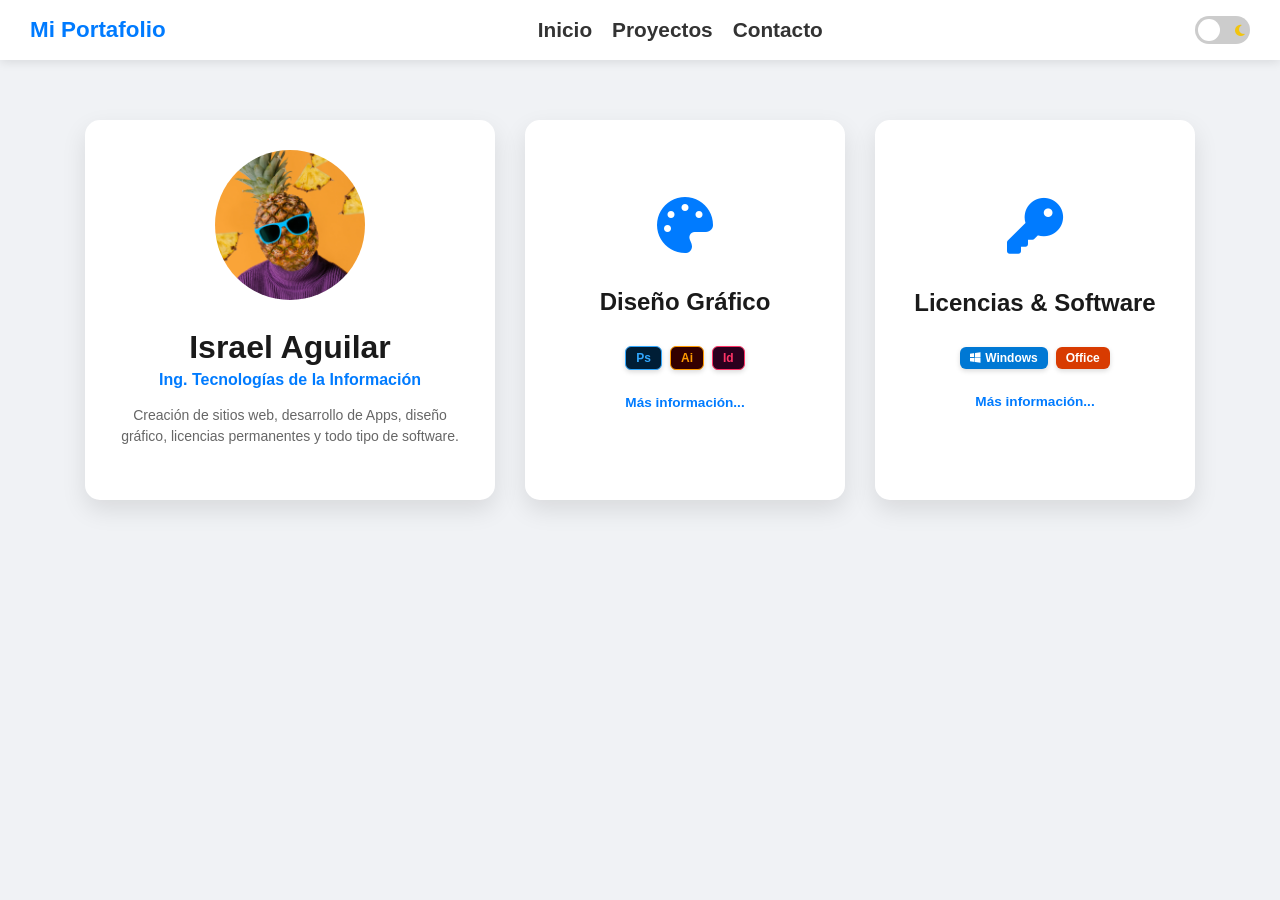
<file: index.html>
<!DOCTYPE html>
<html lang="es">
<head>
    <meta charset="UTF-8">
    <meta name="viewport" content="width=device-width, initial-scale=1.0">
    <title>Mi Tarjeta de Presentación</title>
    <link rel="stylesheet" href="estilos.css">
    <link rel="stylesheet" href="https://cdnjs.cloudflare.com/ajax/libs/font-awesome/6.4.0/css/all.min.css">
</head>
<body>

    <!-- Menú de Navegación -->
    <header class="navbar">
    <a href="index.html" class="logo">Mi Portafolio</a>
    <nav>
        <ul class="nav-links">
            <li><a href="index.html">Inicio</a></li>
            <li><a href="proyectos.html">Proyectos</a></li>
            <li><a href="contacto.html">Contacto</a></li>
        </ul>
    </nav>
    
    <!-- Interruptor deslizante de Modo Oscuro -->
    <div class="theme-switch-wrapper">
        <label class="theme-switch" for="checkbox-tema">
            <input type="checkbox" id="checkbox-tema" />
            <div class="slider round">
                <i class="fa-solid fa-sun icon-sun"></i>
                <i class="fa-solid fa-moon icon-moon"></i>
            </div>
        </label>
    </div>
</header>

    <!-- Contenido Principal -->
    <main class="contenedor-principal">
    <div class="malla-servicios">
        
        <!-- Tarjeta de Presentación Principal (Fija) -->
        <div class="tarjeta">
            <img src="yo.jpg" alt="Foto de perfil" class="foto">
            <h1>Israel Aguilar</h1>
            <p class="profesion">Ing. Tecnologías de la Información</p>
            <p class="bio">
                Creación de sitios web, desarrollo de Apps, diseño gráfico, licencias permanentes y todo tipo de software.
            </p>
        </div>

        <!-- TARJETA CON FLIP 1: Diseño Gráfico -->
        <div class="tarjeta-flip">
            <div class="tarjeta-flip-inner">
                <!-- Cara Frontal -->
                <div class="tarjeta-flip-frente">
                    <i class="fa-solid fa-palette icono-servicio"></i>
                    <h2>Diseño Gráfico</h2>
                    <div class="insignias-programas">
                        <span class="insignia ps">Ps</span>
                        <span class="insignia ai">Ai</span>
                        <span class="insignia id">Id</span>
                    </div>
                    <p class="subtexto-flip">Más información...</p>
                </div>
                <!-- Cara Trasera -->
                <div class="tarjeta-flip-atras">
                    <h3>Diseño Gráfico</h3>
                    <ul class="lista-servicios">
                        <li><i class="fa-solid fa-check"></i> Logos e identidad visual</li>
                        <li><i class="fa-solid fa-check"></i> Banners y publicidad digital</li>
                        <li><i class="fa-solid fa-check"></i> Invitaciones digitales de todo tipo</li>
                        <li><i class="fa-solid fa-check"></i> Rediseño de marca</li>
                        <li><i class="fa-solid fa-check"></i> Herramientas profesionales de diseño como Photoshop, Illustrator, etc.</li>
                    </ul>
                    <a href="contacto.html" class="btn-servicio">Cotizar</a>
                </div>
            </div>
        </div>

        <!-- TARJETA CON FLIP 2: Software y Licencias -->
        <div class="tarjeta-flip">
            <div class="tarjeta-flip-inner">
                <!-- Cara Frontal -->
                <div class="tarjeta-flip-frente">
                    <i class="fa-solid fa-key icono-servicio"></i>
                    <h2>Licencias & Software</h2>
                    <div class="insignias-programas">
                <span class="insignia win"><i class="fa-brands fa-windows"></i> Windows</span>
                <span class="insignia office">Office</span>
            </div>
                    <p class="subtexto-flip">Más información...</p>
                </div>
                <!-- Cara Trasera -->
                <div class="tarjeta-flip-atras">
                    <h3>Activación & Software</h3>
                    <ul class="lista-servicios">
                        <li><i class="fa-solid fa-check"></i> Licencias de Windows & Office de manera permanente</li>
                        <li><i class="fa-solid fa-check"></i> Mantenimiento y optimización de equipos</li>
                        <li><i class="fa-solid fa-check"></i> Instalación remota</li>
                    </ul>
                    <a href="contacto.html" class="btn-servicio">Consultar</a>
                </div>
            </div>
        </div>

    </div>
</main>

    <script src="script.js"></script>
</body>
</html>
</file>
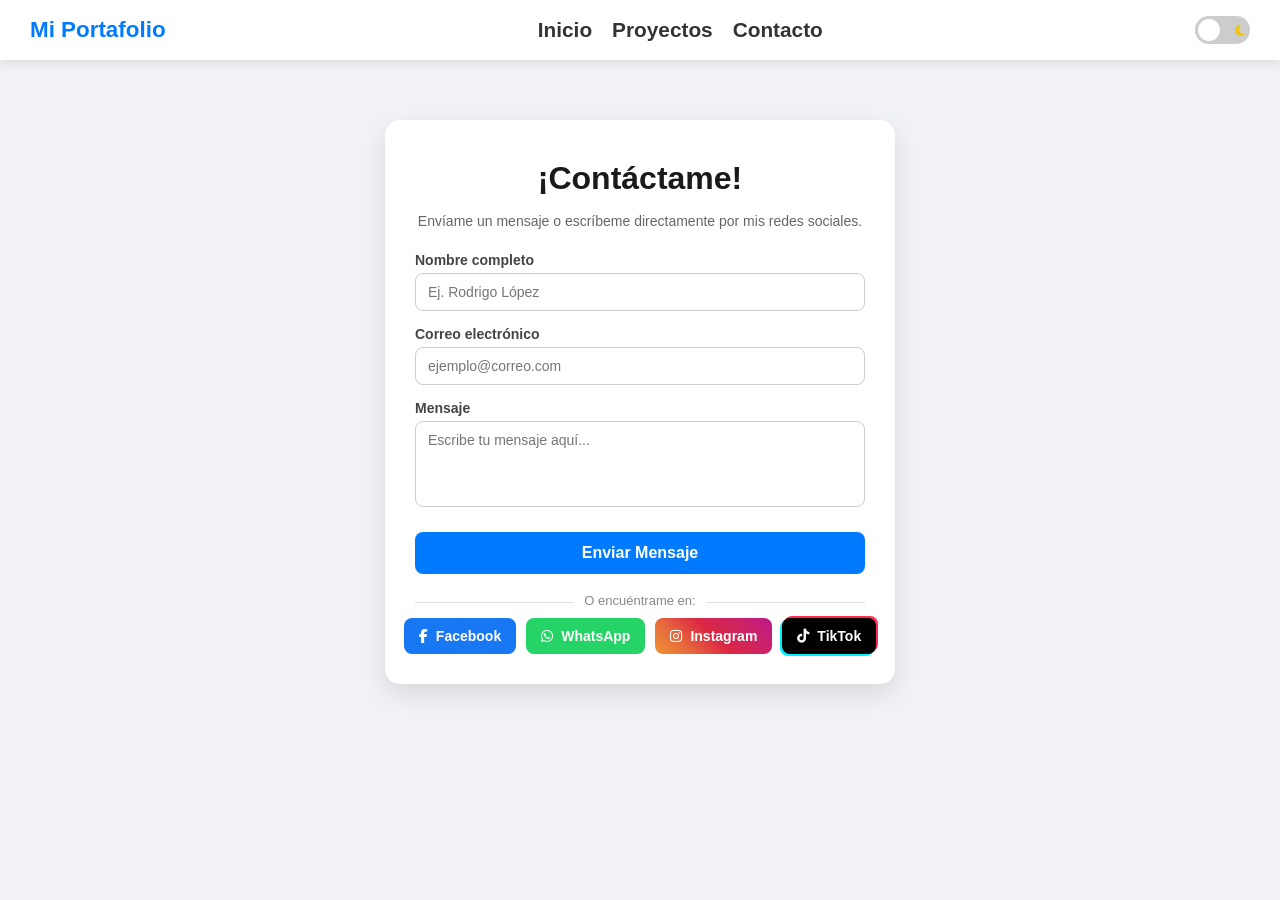
<file: contacto.html>
<!DOCTYPE html>
<html lang="es">
<head>
    <meta charset="UTF-8">
    <meta name="viewport" content="width=device-width, initial-scale=1.0">
    <title>Contacto</title>
    <link rel="stylesheet" href="estilos.css">
    
    <!-- Librería de íconos de Font Awesome para mostrar los logos de Facebook y WhatsApp -->
    <link rel="stylesheet" href="https://cdnjs.cloudflare.com/ajax/libs/font-awesome/6.4.0/css/all.min.css">
</head>
<body>

    <header class="navbar">
        <a href="index.html" class="logo">Mi Portafolio</a>
     <nav>
        <ul class="nav-links">
            <li><a href="index.html">Inicio</a></li>
            <li><a href="proyectos.html">Proyectos</a></li>
            <li><a href="contacto.html">Contacto</a></li>
        </ul>
    </nav>
    
    <!-- Interruptor deslizante de Modo Oscuro -->
    <div class="theme-switch-wrapper">
        <label class="theme-switch" for="checkbox-tema">
            <input type="checkbox" id="checkbox-tema" />
            <div class="slider round">
                <i class="fa-solid fa-sun icon-sun"></i>
                <i class="fa-solid fa-moon icon-moon"></i>
            </div>
        </label>
    </div>
    </header>

    <main class="contenedor-principal">
        <div class="tarjeta tarjeta-formulario">
            <h1>¡Contáctame!</h1>
            <p class="bio">Envíame un mensaje o escríbeme directamente por mis redes sociales.</p>
            
            <!-- Formulario de Contacto -->
            <form action="#" method="POST" class="formulario">
                <div class="campo">
                    <label for="nombre">Nombre completo</label>
                    <input type="text" id="nombre" name="nombre" placeholder="Ej. Rodrigo López" required>
                </div>

                <div class="campo">
                    <label for="email">Correo electrónico</label>
                    <input type="email" id="email" name="email" placeholder="ejemplo@correo.com" required>
                </div>

                <div class="campo">
                    <label for="mensaje">Mensaje</label>
                    <textarea id="mensaje" name="mensaje" rows="4" placeholder="Escribe tu mensaje aquí..." required></textarea>
                </div>

                <button type="submit" class="btn-enviar">Enviar Mensaje</button>
            </form>

            <!-- Separador visual -->
            <div class="separador">
                <span>O encuéntrame en:</span>
            </div>

            <!-- Botones de Redes Sociales -->
            <div class="redes-sociales">
                
                <a href="https://www.facebook.com/israel.aguilarjimenez.18/" target="_blank" class="btn-red facebook">
                    <i class="fa-brands fa-facebook-f"></i> Facebook
                </a>

                <a href="https://api.whatsapp.com/send?phone=529171283472&text=Hola%20Rael,%20vi%20tu%20sitio%20web" target="_blank" class="btn-red whatsapp">
                    <i class="fa-brands fa-whatsapp"></i> WhatsApp
                </a>
                <a href="https://www.instagram.com/raelaguilar16/" target="_blank" class="btn-red instagram">
                    <i class="fa-brands fa-instagram"></i> Instagram
                </a>
                <a href="https://www.tiktok.com/@israelaguilar073?is_from_webapp=1&sender_device=pc" target="_blank" class="btn-red tiktok">
                    <i class="fa-brands fa-tiktok"></i> TikTok
                </a>
            </div>

        </div>
    </main>
    <script src="script.js"></script>
</body>
</html>
</file>
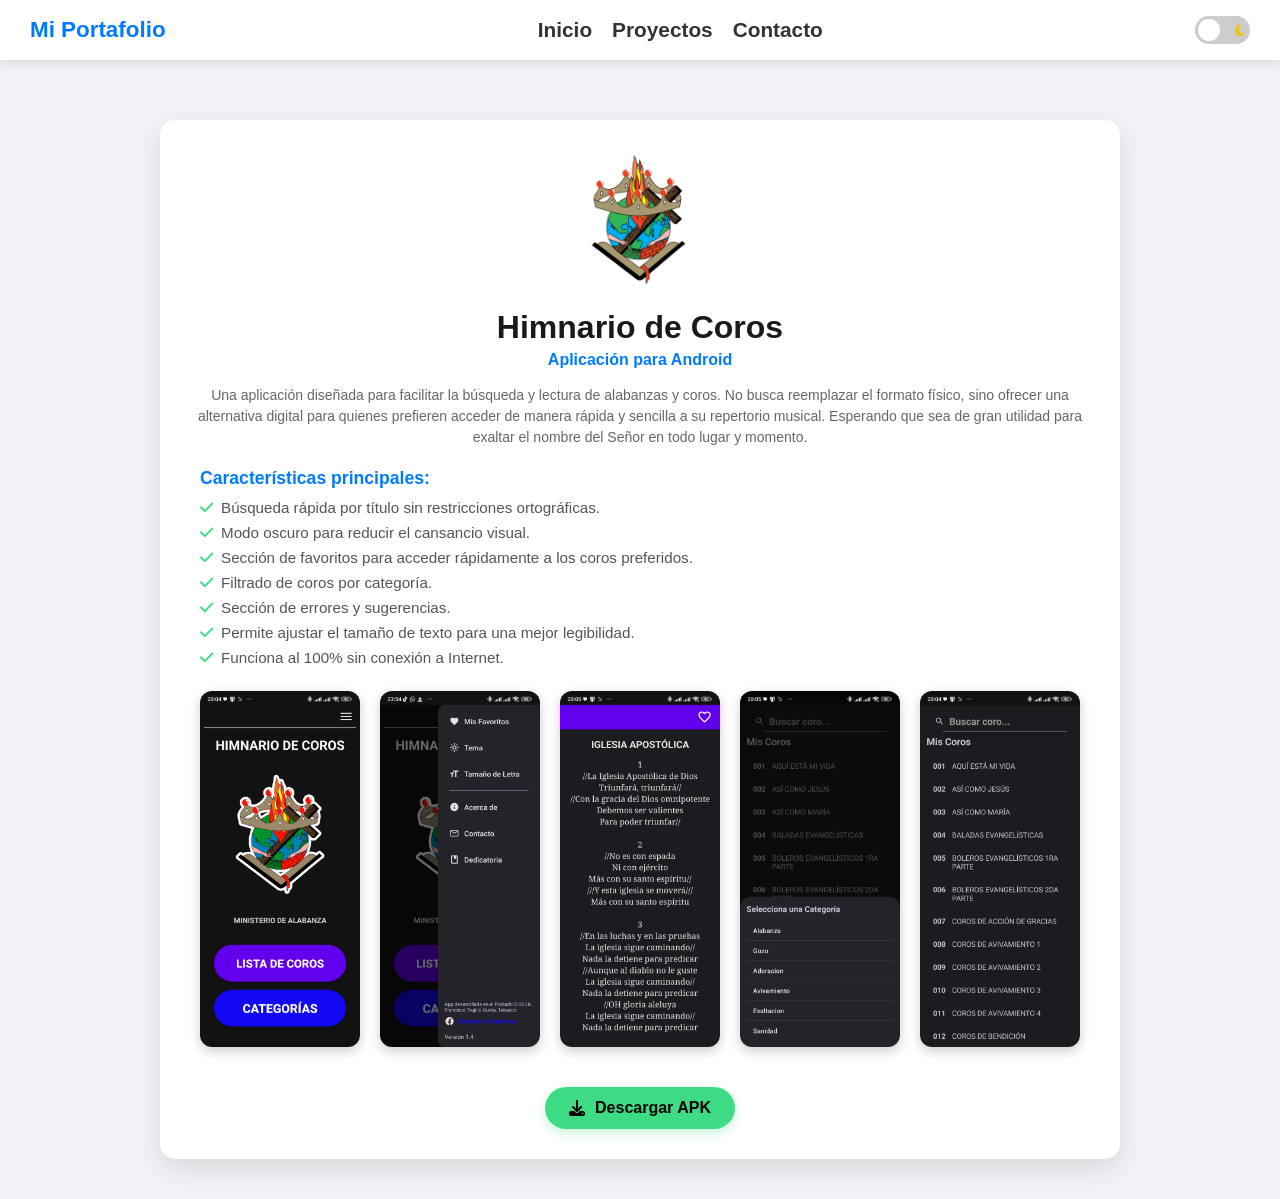
<file: proyectos.html>
<!DOCTYPE html>
<html lang="es">
<head>
    <meta charset="UTF-8">
    <meta name="viewport" content="width=device-width, initial-scale=1.0">
    <title>Mis Proyectos</title>
    <link rel="stylesheet" href="estilos.css">
    <link rel="stylesheet" href="https://cdnjs.cloudflare.com/ajax/libs/font-awesome/6.4.0/css/all.min.css">
</head>
<body>

    <header class="navbar">
    <a href="index.html" class="logo">Mi Portafolio</a>
        <nav>
        <ul class="nav-links">
            <li><a href="index.html">Inicio</a></li>
            <li><a href="proyectos.html">Proyectos</a></li>
            <li><a href="contacto.html">Contacto</a></li>
        </ul>
    </nav>
    
    <!-- Interruptor deslizante de Modo Oscuro -->
    <div class="theme-switch-wrapper">
        <label class="theme-switch" for="checkbox-tema">
            <input type="checkbox" id="checkbox-tema" />
            <div class="slider round">
                <i class="fa-solid fa-sun icon-sun"></i>
                <i class="fa-solid fa-moon icon-moon"></i>
            </div>
        </label>
    </div>
</header>

    <main class="contenedor-principal">
        <!-- Agregamos la clase tarjeta-ancha para ampliar la vista -->
        <div class="tarjeta tarjeta-proyecto tarjeta-ancha">
            <div class="contenedor-logo-protegido">
        <img src="img/logo-iglesia.png" alt="Logo de la Iglesia" class="logo-iglesia bloqueo-total">
    </div>
            
            <h1>Himnario de Coros</h1>
            <p class="profesion">Aplicación para Android</p>

            <p class="bio">
                Una aplicación diseñada para facilitar la búsqueda y lectura de alabanzas y coros. No busca reemplazar el formato físico, sino ofrecer una alternativa digital para quienes prefieren acceder de manera rápida y sencilla a su repertorio musical. Esperando que sea de gran utilidad para exaltar el nombre del Señor en todo lugar y momento.
            </p>
            <div class="detalles-app">
                <h3>Características principales:</h3>
                    <ul class="lista-caracteristicas">
                        <li><i class="fa-solid fa-check"></i> Búsqueda rápida por título sin restricciones ortográficas.</li>
                        <li><i class="fa-solid fa-check"></i> Modo oscuro para reducir el cansancio visual.</li>
                        <li><i class="fa-solid fa-check"></i> Sección de favoritos para acceder rápidamente a los coros preferidos.</li>
                        <li><i class="fa-solid fa-check"></i> Filtrado de coros por categoría.</li>
                        <li><i class="fa-solid fa-check"></i> Sección de errores y sugerencias.</li>
                        <li><i class="fa-solid fa-check"></i> Permite ajustar el tamaño de texto para una mejor legibilidad.</li>
                        <li><i class="fa-solid fa-check"></i> Funciona al 100% sin conexión a Internet.</li>
                    </ul>
            </div>

            <!-- Galería de capturas con función de clic -->
            <div class="galeria-app">
                <img src="captura1.jpg" alt="Captura 1" onclick="abrirModal(this.src)">
                <img src="captura5.jpg" alt="Captura 2" onclick="abrirModal(this.src)">
                <img src="captura3.jpg" alt="Captura 3" onclick="abrirModal(this.src)">
                <img src="captura4.jpg" alt="Captura 4" onclick="abrirModal(this.src)">
                <img src="captura2.jpg" alt="Captura 5" onclick="abrirModal(this.src)">
                <!-- Puedes agregar más imágenes cambiando la ruta -->
            </div>

            <a href="himnario-coros.apk" download class="btn-descargar">
                <i class="fa-solid fa-download"></i> Descargar APK
            </a>

            
        </div>
    </main>

    <!-- Modal / Visor de Capturas -->
<div id="modal-visor" class="modal">
    <span class="cerrar" id="btn-cerrar">&times;</span>
    
    <!-- Botón Anterior -->
    <button class="btn-carrusel ant" id="btn-ant" aria-label="Imagen anterior">
        <i class="fa-solid fa-chevron-left"></i>
    </button>

    <!-- Imagen ampliada -->
    <img class="modal-contenido" id="img-ampliada" alt="Captura ampliada">

    <!-- Botón Siguiente -->
    <button class="btn-carrusel sig" id="btn-sig" aria-label="Imagen siguiente">
        <i class="fa-solid fa-chevron-right"></i>
    </button>
</div>

    <script src="script.js"></script>
</body>
</html>
</file>
<file: estilos.css>
/* ==========================================
   1. CONFIGURACIÓN Y MENÚ DE NAVEGACIÓN
   ========================================== */

body {
    font-family: 'Segoe UI', Tahoma, Geneva, Verdana, sans-serif;
    background-color: #f0f2f5;
    margin: 0;
    padding-top: 80px; /* Espacio para la navbar fija */
    min-height: 100vh;
    box-sizing: border-box;
    transition: background-color 0.3s ease, color 0.3s ease;
}

.navbar {
    position: fixed;
    top: 0;
    left: 0;
    width: 100%;
    height: 60px;
    background-color: #ffffff;
    display: flex;
    justify-content: space-between;
    align-items: center;
    padding: 0 30px;
    box-sizing: border-box;
    box-shadow: 0 2px 10px rgba(0, 0, 0, 0.1);
    z-index: 1000;
    transition: background-color 0.3s ease;
}

.logo {
    font-weight: bold;
    font-size: 1.4rem;
    color: #007bff;
    text-decoration: none;
    transition: color 0.2s ease;
}
.logo:hover {
    color: #0056b3;
}

.nav-links {
    display: flex;
    list-style: none;
    margin: 0;
    padding: 0;
    gap: 20px;
}

.nav-links a {
    text-decoration: none;
    color: #333;
    font-weight: 600;
    font-size: 1.3rem;
    transition: color 0.2s ease;
}

.nav-links a:hover {
    color: #007bff;
}

/* Centrado del contenido principal */
.contenedor-principal {
    display: flex;
    justify-content: center;
    align-items: flex-start;
    padding-top: 40px;
    padding-bottom: 40px;
    width: 100%;
}

/* ==========================================
   2. ESTILOS DE TARJETAS Y ELEMENTOS BASE
   ========================================== */

.tarjeta {
    background-color: #ffffff;
    padding: 30px;
    border-radius: 15px;
    box-shadow: 0 10px 25px rgba(0, 0, 0, 0.1);
    text-align: center;
    max-width: 350px;
    transition: all 0.3s ease;
}

.foto {
    width: 150px;
    height: 150px;
    object-fit: cover;
    border-radius: 50%;
    margin-bottom: 15px;
}

h1 {
    margin: 10px 0 5px 0;
    color: #1a1a1a;
}

.profesion {
    color: #007bff;
    font-weight: bold;
    margin-top: 0;
}

.bio {
    color: #666;
    font-size: 14px;
    line-height: 1.5;
}

button {
    background-color: #007bff;
    color: white;
    border: none;
    padding: 10px 20px;
    border-radius: 20px;
    cursor: pointer;
    font-weight: bold;
    margin-top: 15px;
    transition: background-color 0.2s ease;
}

button:hover {
    background-color: #0056b3;
}

/* ==========================================
   3. FORMULARIO DE CONTACTO Y REDES SOCIALES
   ========================================== */

.tarjeta-formulario {
    max-width: 450px;
    text-align: left;
}

.tarjeta-formulario h1, 
.tarjeta-formulario .bio {
    text-align: center;
}

.formulario {
    display: flex;
    flex-direction: column;
    gap: 15px;
    margin-top: 20px;
}

.campo {
    display: flex;
    flex-direction: column;
    gap: 5px;
}

.campo label {
    font-size: 14px;
    font-weight: bold;
    color: #444;
}

.campo input, 
.campo textarea {
    width: 100%;
    padding: 10px 12px;
    border: 1px solid #ccc;
    border-radius: 8px;
    font-family: inherit;
    font-size: 14px;
    box-sizing: border-box;
    transition: border-color 0.2s, box-shadow 0.2s, background-color 0.3s;
    resize:none;
}

.campo input:focus, 
.campo textarea:focus {
    outline: none;
    border-color: #007bff;
    box-shadow: 0 0 5px rgba(0, 123, 255, 0.3);
}

.btn-enviar {
    background-color: #007bff;
    color: white;
    border: none;
    padding: 12px;
    border-radius: 8px;
    font-size: 16px;
    font-weight: bold;
    cursor: pointer;
    transition: background-color 0.2s ease;
    margin-top: 10px;
}

.btn-enviar:hover {
    background-color: #0056b3;
}

.separador {
    text-align: center;
    margin: 25px 0 15px 0;
    border-bottom: 1px solid #e0e0e0;
    line-height: 0.1em;
}

.separador span {
    background: #fff;
    padding: 0 10px;
    color: #888;
    font-size: 13px;
    transition: background 0.3s;
}

.redes-sociales {
    display: flex;
    gap: 10px;
    justify-content: center;
}

.btn-red {
    display: flex;
    align-items: center;
    justify-content: center;
    gap: 8px;
    flex: 1;
    padding: 10px 15px;
    border-radius: 8px;
    text-decoration: none;
    color: white;
    font-weight: bold;
    font-size: 14px;
    transition: transform 0.2s, opacity 0.2s;
}

.btn-red:hover {
    transform: translateY(-2px);
    opacity: 0.9;
}

.facebook { background-color: #1877f2; }
.whatsapp { background-color: #25d366; }
.instagram {
    background: linear-gradient(45deg, #f09433 0%, #e6683c 25%, #dc2743 50%, #cc2366 75%, #bc1888 100%);
}
.tiktok {
    background-color: #010101;
    color: #ffffff;
    box-shadow: -2px 2px 0px #00f2fe, 2px -2px 0px #fe2c55; /* Guiño a sus colores cian y rojo */
    transition: transform 0.2s, box-shadow 0.2s;
}

.tiktok:hover {
    /* Al pasar el cursor intensifica los bordes de color */
    box-shadow: -3px 3px 8px rgba(0, 242, 254, 0.6), 3px -3px 8px rgba(254, 44, 85, 0.6);
}

/* ==========================================
   4. SECCIÓN PROYECTOS Y GALERÍA
   ========================================== */

.tarjeta-proyecto {
    max-width: 420px;
}

.icono-app {
    font-size: 50px;
    color: #3ddc84;
    margin-bottom: 10px;
}

.btn-descargar {
    display: inline-flex;
    align-items: center;
    justify-content: center;
    gap: 10px;
    background-color: #3ddc84;
    color: #000000;
    text-decoration: none;
    font-weight: bold;
    padding: 12px 24px;
    border-radius: 30px;
    margin-top: 15px;
    box-shadow: 0 4px 12px rgba(61, 220, 132, 0.3);
    transition: transform 0.2s, background-color 0.2s;
}

.btn-descargar:hover {
    transform: translateY(-2px);
    background-color: #32be70;
}

.tarjeta-ancha {
    max-width: 900px;
    width: 90%;
}

.galeria-app {
    display: flex;
    justify-content: center;
    align-items: center;
    gap: 20px;
    margin: 25px 0;
    flex-wrap: wrap;
}

.galeria-app img {
    width: 160px;
    height: auto;
    border-radius: 12px;
    box-shadow: 0 4px 12px rgba(0, 0, 0, 0.2);
    cursor: pointer;
    transition: transform 0.2s ease, box-shadow 0.2s ease;
}

.galeria-app img:hover {
    transform: scale(1.05);
    box-shadow: 0 8px 20px rgba(0, 0, 0, 0.3);
}

.modal {
    display: none;
    position: fixed;
    z-index: 2000;
    top: 0;
    left: 0;
    width: 100%;
    height: 100%;
    background-color: rgba(0, 0, 0, 0.85);
    justify-content: center;
    align-items: center;
    backdrop-filter: blur(5px);
}

.modal-contenido {
    max-width: 90%;
    max-height: 85vh;
    border-radius: 10px;
    box-shadow: 0 0 20px rgba(255, 255, 255, 0.2);
    animation: zoom 0.3s ease;
}

@keyframes zoom {
    from { transform: scale(0.7); opacity: 0; }
    to { transform: scale(1); opacity: 1; }
}

.cerrar {
    position: absolute;
    top: 20px;
    right: 35px;
    color: #ffffff;
    font-size: 40px;
    font-weight: bold;
    cursor: pointer;
    transition: color 0.2s;
}

.cerrar:hover {
    color: #3ddc84;
}
/* Botones de navegación del visor (Carrusel) */
.btn-carrusel {
    position: absolute;
    top: 50%;
    transform: translateY(-50%);
    background-color: rgba(0, 0, 0, 0.6);
    color: #ffffff;
    border: none;
    font-size: 1.8rem;
    padding: 15px 18px;
    cursor: pointer;
    border-radius: 50%;
    transition: background-color 0.2s, transform 0.2s;
    z-index: 2100;
}

.btn-carrusel:hover {
    background-color: rgba(61, 220, 132, 0.8); /* Fondo verde estilo Android al hacer hover */
    color: #000000;
    transform: translateY(-50%) scale(1.1);
}

.btn-carrusel.ant {
    left: 20px;
}

.btn-carrusel.sig {
    right: 20px;
}

/* Ajustes para pantallas pequeñas en móviles */
@media (max-width: 600px) {
    .btn-carrusel {
        font-size: 1.2rem;
        padding: 10px 13px;
    }
    
    .btn-carrusel.ant { left: 10px; }
    .btn-carrusel.sig { right: 10px; }
}

/* ==========================================
   5. INTERRUPTOR DESLIZANTE (TOGGLE SWITCH)
   ========================================== */

.theme-switch-wrapper {
    display: flex;
    align-items: center;
}

.theme-switch {
    display: inline-block;
    height: 28px;
    position: relative;
    width: 55px;
}

.theme-switch input {
    display: none;
}

.slider {
    background-color: #ccc;
    bottom: 0;
    cursor: pointer;
    left: 0;
    position: absolute;
    right: 0;
    top: 0;
    transition: .4s;
    display: flex;
    align-items: center;
    justify-content: space-between;
    padding: 0 5px;
}

.slider.round {
    border-radius: 34px;
}

.slider.round:before {
    background-color: #fff;
    bottom: 3px;
    content: "";
    height: 22px;
    left: 3px;
    position: absolute;
    transition: .4s;
    width: 22px;
    border-radius: 50%;
    z-index: 2;
}

.icon-sun {
    color: #f39c12;
    font-size: 13px;
}

.icon-moon {
    color: #f1c40f;
    font-size: 13px;
}

input:checked + .slider {
    background-color: #374151;
}

input:checked + .slider:before {
    transform: translateX(27px);
}

/* ==========================================
   6. ESTILOS COMPLETOS DE MODO OSCURO
   ========================================== */

body.oscuro {
    background-color: #121212;
    color: #ffffff;
}

body.oscuro .navbar {
    background-color: #1e1e1e;
    box-shadow: 0 2px 10px rgba(255, 255, 255, 0.05);
}

body.oscuro .nav-links a {
    color: #ffffff;
}
body.oscuro .nav-links a:hover {
    color: #60a5fa;
}

body.oscuro .logo {
    color: #60a5fa;
}
body.oscuro .logo:hover {
    color: #93c5fd;
}

/* Tarjetas en Modo Oscuro */
body.oscuro .tarjeta,
body.oscuro .tarjeta-proyecto,
body.oscuro .tarjeta-formulario {
    background-color: #1e1e1e;
    color: #ffffff;
    box-shadow: 0 10px 25px rgba(255, 255, 255, 0.05);
}

body.oscuro h1, 
body.oscuro h2, 
body.oscuro h3 {
    color: #ffffff;
}

body.oscuro .bio,
body.oscuro p {
    color: #aaaaaa;
}

/* Formulario en Modo Oscuro (Corrección de clases) */
body.oscuro .campo label {
    color: #dddddd;
}

body.oscuro .campo input, 
body.oscuro .campo textarea {
    background-color: #2b2b2b;
    border-color: #444444;
    color: #ffffff;
}

body.oscuro .campo input::placeholder,
body.oscuro .campo textarea::placeholder {
    color: #888888;
}

body.oscuro .separador span {
    background: #1e1e1e;
    color: #aaaaaa;
}

body.oscuro .separador {
    border-bottom: 1px solid #333333;
}
/* ==========================================
   7. ADAPTACIÓN PARA MÓVILES (RESPONSIVE)
   ========================================== */

@media (max-width: 600px) {
    .navbar {
        padding: 0 12px; /* Reducimos los márgenes laterales de la barra */
        height: 65px;    /* Le damos un poco más de altura para que respire */
    }

    .logo {
        font-size: 1.1rem; /* Reducimos ligeramente el logo en celulares */
    }

    .nav-links {
        gap: 10px; /* Reducimos el espacio entre Inicio, Proyectos y Contacto */
    }

    .nav-links a {
        font-size: 1rem; /* Un tamaño de letra cómodo pero compacto */
    }

    /* Ajustamos el tamaño del Switch en pantallas pequeñas */
    .theme-switch {
        width: 45px;
        height: 24px;
    }

    .slider.round:before {
        height: 18px;
        width: 18px;
        bottom: 3px;
        left: 3px;
    }

    input:checked + .slider:before {
        transform: translateX(21px); /* Ajuste del desplazamiento para el tamaño pequeño */
    }

    .icon-sun, 
    .icon-moon {
        font-size: 10px; /* Íconos un poco más pequeños */
    }
    .redes-sociales {
        flex-wrap: wrap; 
    }
    .btn-red {
        flex: 1 1 40%; /* Cada botón ocupará aproximadamente la mitad del ancho */
    }
}
/* ==========================================
   8. MODAL DE AVISO PARA EL FORMULARIO
   ========================================== */

.modal-aviso-overlay {
    position: fixed;
    top: 0;
    left: 0;
    width: 100%;
    height: 100%;
    background-color: rgba(0, 0, 0, 0.6);
    backdrop-filter: blur(4px);
    display: flex;
    justify-content: center;
    align-items: center;
    z-index: 3000;
    animation: fadeIn 0.2s ease-in-out;
}

.modal-aviso-contenido {
    background-color: #ffffff;
    padding: 30px;
    border-radius: 15px;
    max-width: 400px;
    width: 85%;
    text-align: center;
    box-shadow: 0 10px 25px rgba(0, 0, 0, 0.2);
    animation: scaleUp 0.2s ease-in-out;
}

.icono-aviso {
    font-size: 2.5rem;
    color: #f39c12; /* Color amarillo de advertencia */
    margin-bottom: 15px;
}

.modal-aviso-contenido h2 {
    margin: 0 0 10px 0;
    font-size: 1.3rem;
}

.modal-aviso-contenido p {
    color: #666;
    font-size: 0.95rem;
    line-height: 1.5;
    margin-bottom: 20px;
}

.modal-aviso-contenido button {
    margin-top: 0;
    width: 100%;
}

/* Modificaciones para Modo Oscuro */
body.oscuro .modal-aviso-contenido {
    background-color: #1e1e1e;
    color: #ffffff;
}

body.oscuro .modal-aviso-contenido p {
    color: #aaaaaa;
}

/* Animaciones suaves de entrada */
@keyframes fadeIn {
    from { opacity: 0; }
    to { opacity: 1; }
}

@keyframes scaleUp {
    from { transform: scale(0.8); }
    to { transform: scale(1); }
}
/* --- ESTILOS PARA LA DESCRIPCIÓN DE PROYECTOS --- */

.detalles-app {
    text-align: left;
    margin: 20px 0;
    padding: 0 10px;
}

.detalles-app h3, 
.info-tecnica h3 {
    font-size: 1.1rem;
    color: #007bff;
    margin-bottom: 10px;
}

body.oscuro .detalles-app h3,
body.oscuro .info-tecnica h3 {
    color: #60a5fa;
}

.lista-caracteristicas {
    list-style: none;
    padding: 0;
    margin: 0;
}

.lista-caracteristicas li {
    font-size: 0.95rem;
    color: #555;
    margin-bottom: 8px;
    display: flex;
    align-items: center;
    gap: 8px;
}

.lista-caracteristicas li i {
    color: #3ddc84; /* Verde Android para los íconos de check */
}

body.oscuro .lista-caracteristicas li {
    color: #cccccc;
}
/* ==========================================
   9. GRID Y TARJETAS FLIP (EFECTO DE VOLTEO)
   ========================================== */

.malla-servicios {
    display: flex;
    flex-wrap: wrap;
    justify-content: center;
    gap: 30px;
    max-width: 1200px;
    width: 90%;
    margin: 0 auto;
}

/* Estructura del Flip Card */
.tarjeta-flip {
    background-color: transparent;
    width: 320px;
    height: 380px;
    perspective: 1000px; /* Sensación de profundidad 3D */
    touch-action: manipulation;
    cursor: pointer;
    
    /* Evita que el texto e imágenes se resalten en azul al tocar en móviles */
    -webkit-user-select: none; /* Safari y Chrome en iOS/Android */
    user-select: none;         /* Estándar */
    -webkit-tap-highlight-color: transparent;
}

.tarjeta-flip-inner {
    position: relative;
    width: 100%;
    height: 100%;
    text-align: center;
    transition: transform 0.6s cubic-bezier(0.4, 0, 0.2, 1);
    transform-style: preserve-3d;
}

/* Giro mediante JavaScript (funciona en móviles y PCs) */
.tarjeta-flip.volteada .tarjeta-flip-inner {
    transform: rotateY(180deg);
}

/* Giro por paso de cursor SOLO en computadoras con mouse */
@media (hover: hover) and (pointer: fine) {
    .tarjeta-flip:hover .tarjeta-flip-inner {
        transform: rotateY(180deg);
    }
}

/* Estilos compartidos por ambas caras */
.tarjeta-flip-frente, 
.tarjeta-flip-atras {
    position: absolute;
    width: 100%;
    height: 100%;
    -webkit-backface-visibility: hidden;
    backface-visibility: hidden;
    border-radius: 15px;
    padding: 25px;
    box-sizing: border-box;
    display: flex;
    flex-direction: column;
    justify-content: center;
    align-items: center;
    box-shadow: 0 10px 25px rgba(0, 0, 0, 0.1);
    background-color: #ffffff;
    transition: background-color 0.3s, color 0.3s;
}

/* Cara Frontal */
.tarjeta-flip-frente {
    color: #1a1a1a;
}

.icono-servicio {
    font-size: 3.5rem;
    color: #007bff;
    margin-bottom: 15px;
}

.subtexto-flip {
    font-size: 0.85rem;
    color: #007bff;
    font-weight: 600;
    margin-top: 15px;
}

/* Cara Trasera (Girada 180 grados por defecto) */
.tarjeta-flip-atras {
    transform: rotateY(180deg);
    color: #1a1a1a;
}

.lista-servicios {
    list-style: none;
    padding: 0;
    margin: 15px 0;
    text-align: left;
    width: 100%;
}

.lista-servicios li {
    font-size: 0.9rem;
    color: #555;
    margin-bottom: 8px;
    display: flex;
    align-items: center;
    gap: 8px;
}

.lista-servicios li i {
    color: #25d366;
}

.btn-servicio {
    display: inline-block;
    background-color: #007bff;
    color: #ffffff;
    text-decoration: none;
    padding: 10px 20px;
    border-radius: 20px;
    font-weight: bold;
    font-size: 0.9rem;
    margin-top: 10px;
    transition: background-color 0.2s;
}

.btn-servicio:hover {
    background-color: #0056b3;
}

/* MODO OSCURO PARA TARJETAS FLIP */
body.oscuro .tarjeta-flip-frente,
body.oscuro .tarjeta-flip-atras {
    background-color: #1e1e1e;
    color: #ffffff;
    box-shadow: 0 10px 25px rgba(255, 255, 255, 0.05);
}

body.oscuro .tarjeta-flip-frente h2,
body.oscuro .tarjeta-flip-atras h3 {
    color: #ffffff;
}

body.oscuro .icono-servicio,
body.oscuro .subtexto-flip {
    color: #60a5fa;
}

body.oscuro .lista-servicios li {
    color: #dddddd;
}
/* --- INSIGNIAS Y MINILOGOS PARA LAS TARJETAS --- */

.insignias-programas {
    display: flex;
    gap: 8px;
    margin: 10px 0;
    flex-wrap: wrap;
    justify-content: center;
}

.insignia {
    font-size: 0.75rem;
    font-weight: bold;
    padding: 4px 10px;
    border-radius: 6px;
    color: #ffffff;
    display: inline-flex;
    align-items: center;
    gap: 4px;
    box-shadow: 0 2px 5px rgba(0, 0, 0, 0.15);
}

/* Colores representativos de la suite Adobe */
.insignia.ps {
    background-color: #001e36;
    color: #31a8ff;
    border: 1px solid #31a8ff;
}

.insignia.ai {
    background-color: #330000;
    color: #ff9a00;
    border: 1px solid #ff9a00;
}

.insignia.id {
    background-color: #2c001e;
    color: #ff3366;
    border: 1px solid #ff3366;
}

/* Colores para Microsoft Windows & Office */
.insignia.win {
    background-color: #0078d4;
    color: #ffffff;
}

.insignia.office {
    background-color: #d83b01; /* Naranja/Rojo corporativo de Microsoft Office */
    color: #ffffff;
}
.tarjeta-flip {
    background-color: transparent;
    width: 320px;
    height: 380px;
    perspective: 1000px;
    touch-action: manipulation; /* <--- Elimina el retardo táctil en celulares */
    cursor: pointer;
}
/* --- Estilos para el Logo Protegido --- */

.contenedor-logo-protegido {
    display: flex;
    justify-content: center;
    margin-bottom: 20px; /* Espacio debajo del logo */
    -webkit-user-select: none;  /* Desactivar selección Chrome/Safari */
    -moz-user-select: none;     /* Desactivar selección Firefox */
    -ms-user-select: none;      /* Desactivar selección IE/Edge */
    user-select: none;          /* Desactivar selección estándar */
}

.logo-iglesia {
    width: 130px; /* Ajusta el tamaño que prefieras */
    height: auto;
    display: block;
    -webkit-user-drag: none;
    -khtml-user-drag: none;
    -moz-user-drag: none;
    -o-user-drag: none;
    -user-drag: none;
    -webkit-touch-callout: none;
}
</file>
